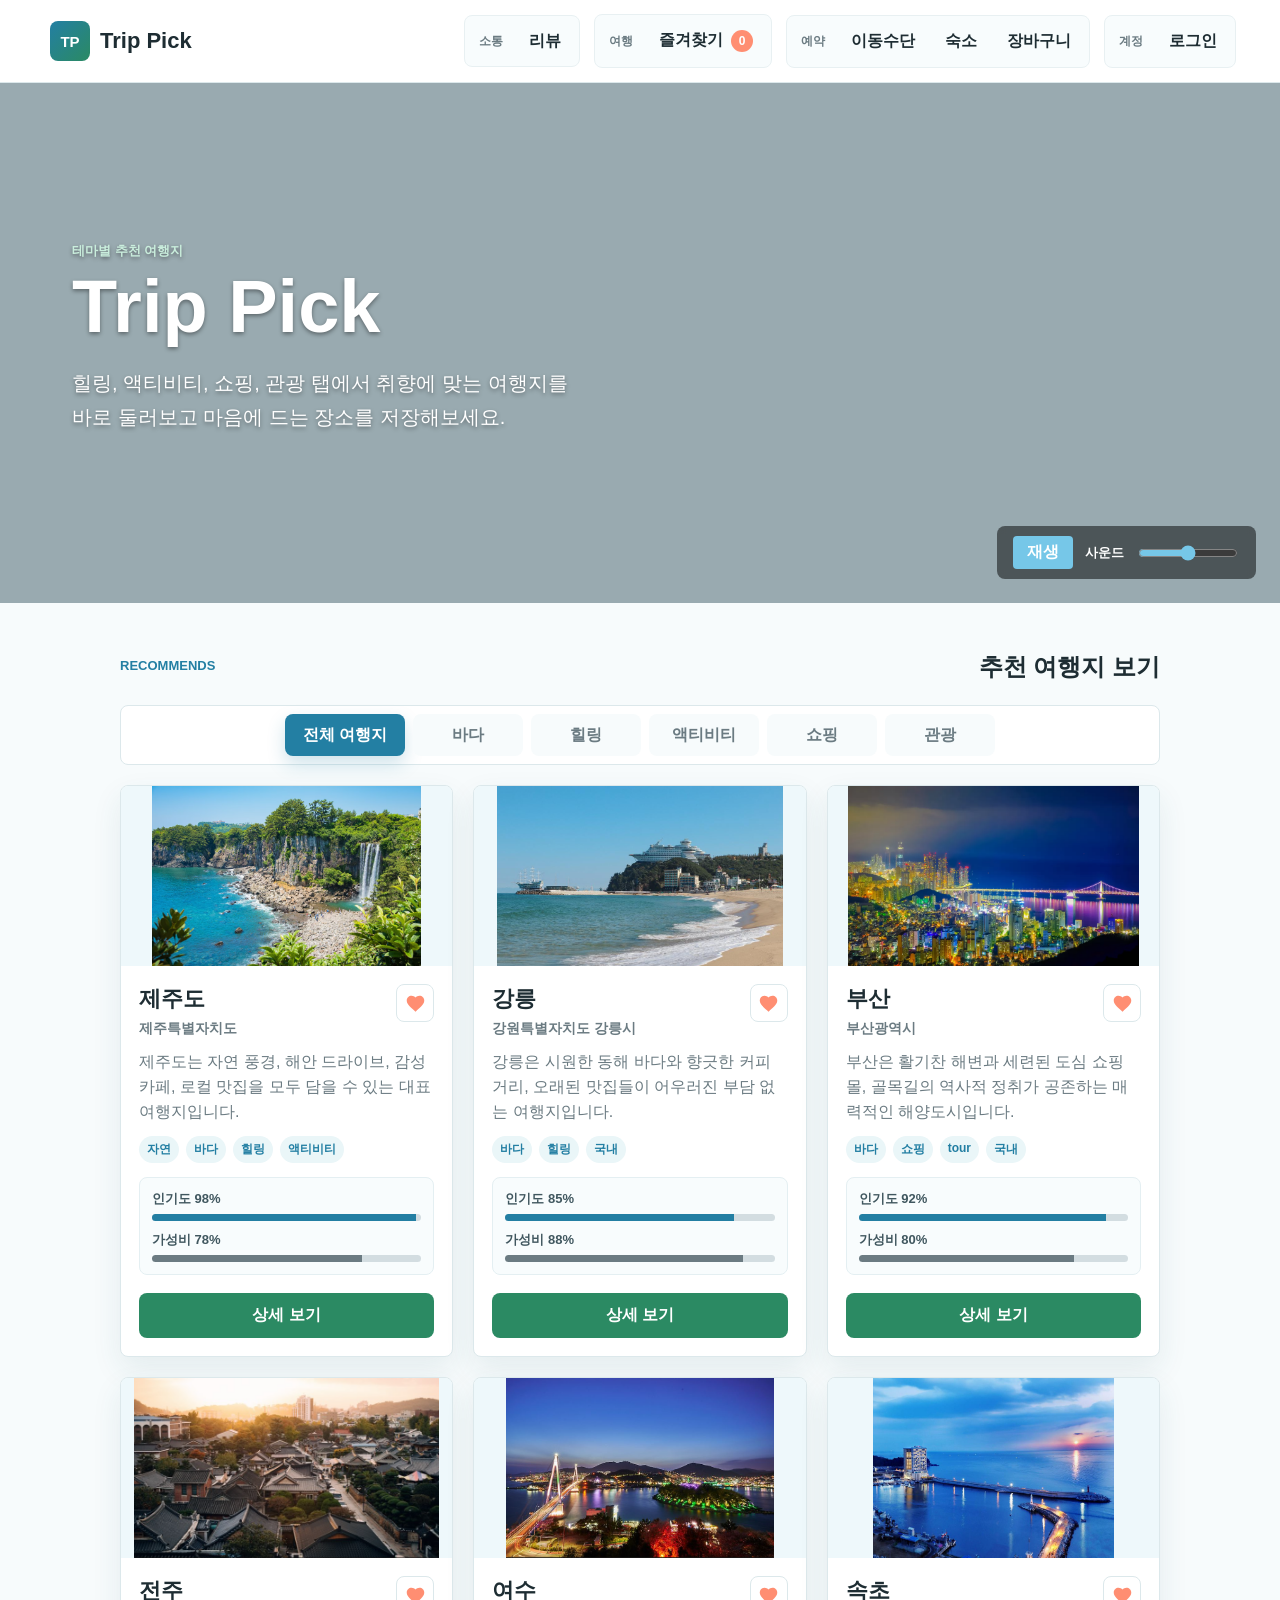
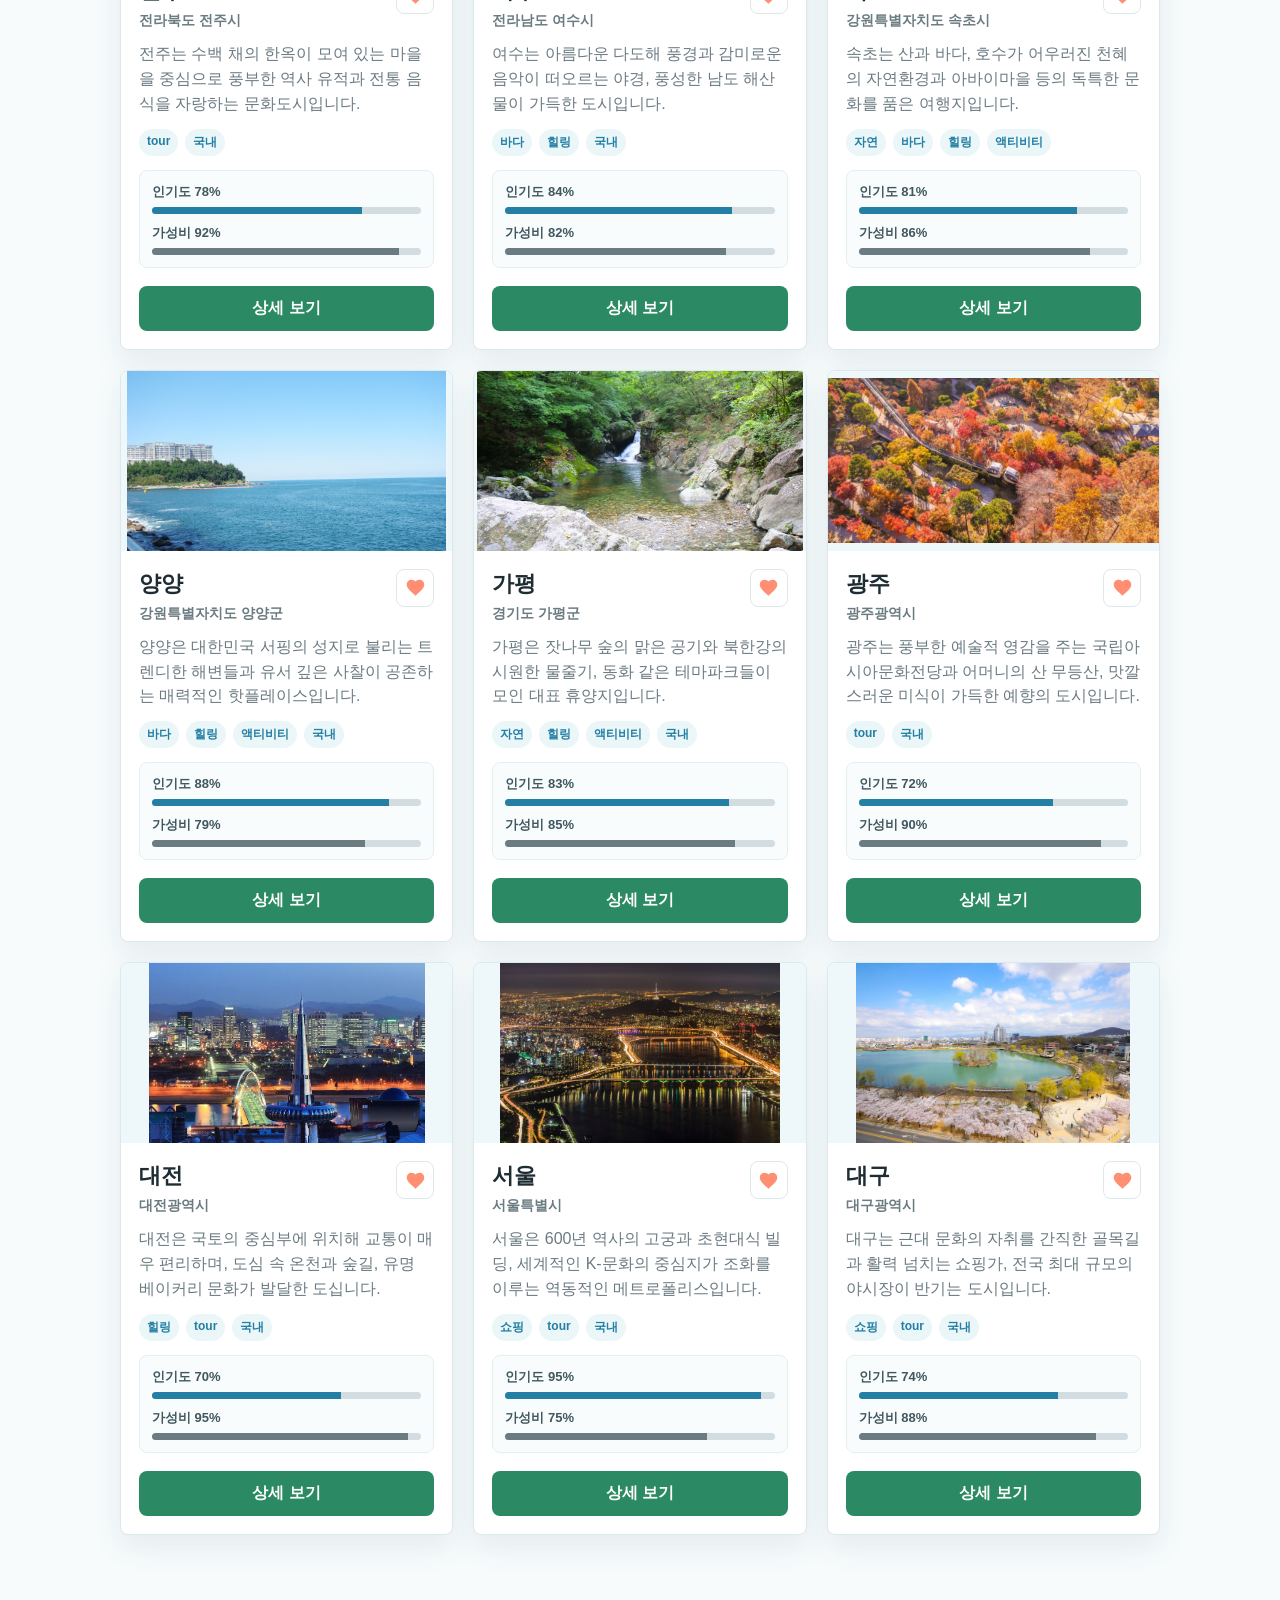
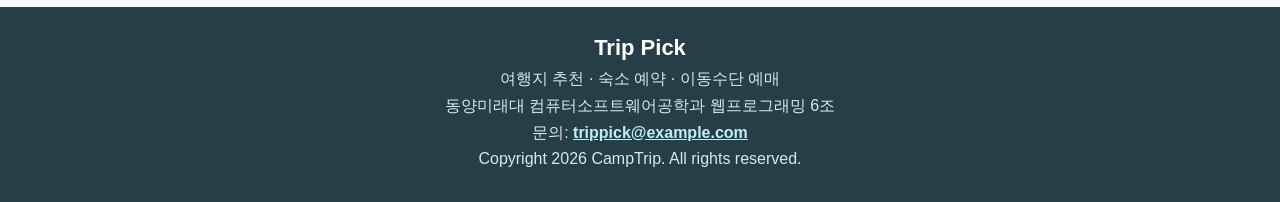
<file: index.html>
<!DOCTYPE html>
<html lang="ko">
<head>
  <meta charset="UTF-8">
  <meta name="viewport" content="width=device-width, initial-scale=1.0">
  <!-- 웹 브라우저 탭에 표시될 사이트의 제목입니다. -->
  <title>Trip Pick - 나에게 맞는 여행지 추천</title>
  <!-- 외부에 있는 CSS(스타일시트) 파일들을 불러와서 웹 페이지를 예쁘게 꾸밉니다. -->
  <link rel="stylesheet" href="css/base.css">
  <link rel="stylesheet" href="css/home.css">
  <link rel="stylesheet" href="css/destinations.css">
  <link rel="stylesheet" href="css/detail.css">
  <link rel="stylesheet" href="css/services.css">
</head>
<body>
  <!-- [상단 바] 웹사이트의 최상단에 고정되는 로고와 메뉴 영역입니다. -->
  <header class="topbar">
    <!-- 브랜드 로고 버튼: 클릭하면 메인(home) 화면으로 이동하도록 data-view 속성을 주었습니다. -->
    <button class="brand" type="button" data-view="home">
      <!-- 로고 앞에 붙는 작은 심볼/마크를 감싸는 태그입니다. -->
      <span class="brand-mark">TP</span>
      <!-- 서비스 이름입니다. -->
      <span>Trip Pick</span>
    </button>
    <!-- 네비게이션 메뉴: 사용자가 사이트를 탐색할 수 있는 메뉴 링크들의 모음입니다. -->
    <nav class="nav" aria-label="주요 메뉴">
      <!-- 소통 관련 메뉴 그룹입니다. -->
      <div class="nav-group">
        <span class="nav-title">소통</span>
        <!-- 다른 HTML 파일(리뷰 페이지)로 이동하는 링크(하이퍼링크) 태그입니다. -->
        <a class="nav-link-button" href="reviews.html">리뷰</a>
      </div>
      <!-- 여행 관련 메뉴 그룹입니다. -->
      <div class="nav-group">
        <span class="nav-title">여행</span>
        <!-- 즐겨찾기 화면으로 이동하는 버튼과 담긴 개수를 보여줄 숫자창입니다. -->
        <button type="button" data-view="favorites">즐겨찾기 <span id="favoriteCount">0</span></button>
      </div>
      <!-- 예약 관련 메뉴 그룹입니다. -->
      <div class="nav-group">
        <span class="nav-title">예약</span>
        <!-- 각각 이동수단, 숙소, 장바구니 화면으로 전환해주는 버튼들입니다. -->
        <button type="button" data-view="train">이동수단</button>
        <button type="button" data-view="hotel">숙소</button>
        <button type="button" data-view="payment">장바구니</button>
      </div>
      <!-- 계정 관련 메뉴 그룹입니다. -->
      <div class="nav-group account-group">
        <span class="nav-title">계정</span>
        <!-- 로그인 화면으로 이동하는 버튼입니다. -->
        <button class="login-nav-button" type="button" data-view="login">로그인</button>
      </div>
    </nav>
  </header>

  <!-- [메인 콘텐츠 영역] 사용자가 보는 실제 핵심 내용들이 들어갑니다. -->
  <main>
    <!-- 1. 홈(메인) 화면 레이아웃 (기본적으로 active 클래스가 붙어있어 가장 먼저 보입니다) -->
    <section id="homeView" class="view active">
      <!-- 대형 홍보 영역(히어로 섹션): 배경 동영상과 메인 타이틀 문구가 들어갑니다. -->
      <div class="hero">
        <!-- 자동 재생(autoplay), 반복 재생(loop), 소리 끔(muted) 상태로 돌아가는 배경 동영상입니다. -->
        <video class="hero-bg-video" autoplay loop muted playsinline>
          <source src="main_video_mp4.mp4" type="video/mp4">
        </video>

        <!-- 동영상 위에 겹쳐서 보여줄 멋진 안내 문구들입니다. -->
        <div class="hero-copy">
          <p class="eyebrow">테마별 추천 여행지</p>
          <h1>Trip Pick</h1>
          <p>힐링, 액티비티, 쇼핑, 관광 탭에서 취향에 맞는 여행지를 바로 둘러보고 마음에 드는 장소를 저장해보세요.</p>
        </div>

        <!-- 배경음악(BGM)을 끄고 켜거나 볼륨을 조절할 수 있는 컨트롤러 상자입니다. -->
        <div class="audio-control-panel">
          <!-- 반복 재생되는 오디오 파일 배경 태그입니다. -->
          <audio id="bgmAudio" loop>
            <source src="bgm.mp3.mp3" type="audio/mpeg">
          </audio>
          <!-- 음악을 틀고 멈출 재생 버튼입니다. -->
          <button id="audioPlayBtn" type="button">재생</button>
          <!-- 볼륨 조절 슬라이더(range 입력창)입니다. 최소 0, 최대 1, 0.1칸씩 조절 가능합니다. -->
          <label for="bgmVolume">사운드</label>
          <input id="bgmVolume" type="range" min="0" max="1" step="0.1" value="0.5">
        </div>
      </div>

      <!-- 추천 여행지 리스트를 카테고리별로 모아둔 섹션입니다. -->
      <section class="all-destinations-section">
        <div class="section-title">
          <p class="eyebrow">RECOMMENDS</p>
          <h2>추천 여행지 보기</h2>
        </div>

        <!-- CSS를 활용해 탭(Tab) 메뉴를 구현하기 위해 라디오 버튼들을 배치해 두었습니다. -->
        <div class="category-tabs-wrap">
          <!-- 같은 name("homeCategory")을 공유하므로 단 하나만 선택할 수 있습니다. -->
          <input class="category-radio" type="radio" name="homeCategory" id="tab-all" checked>
          <input class="category-radio" type="radio" name="homeCategory" id="tab-sea">
          <input class="category-radio" type="radio" name="homeCategory" id="tab-healing">
          <input class="category-radio" type="radio" name="homeCategory" id="tab-activity">
          <input class="category-radio" type="radio" name="homeCategory" id="tab-shopping">
          <input class="category-radio" type="radio" name="homeCategory" id="tab-tour">

          <!-- 화면에 깔끔하게 보여줄 카테고리 탭 버튼(라벨)들입니다. 클릭하면 위의 라디오 버튼이 체크됩니다. -->
          <nav class="category-tabs" aria-label="여행지 카테고리">
            <label for="tab-all">전체 여행지</label>
            <label for="tab-sea">바다</label>
            <label for="tab-healing">힐링</label>
            <label for="tab-activity">액티비티</label>
            <label for="tab-shopping">쇼핑</label>
            <label for="tab-tour">관광</label>
          </nav>

          <!-- 자바스크립트를 통해 각 카테고리에 맞는 여행지 카드들이 동적으로 들어갈 빈 상자 영역들입니다. -->
          <div class="tab-panels">
            <section class="tab-panel all-panel" data-category-panel="all"></section>
            <section class="tab-panel sea-panel" data-category-panel="sea"></section>
            <section class="tab-panel healing-panel" data-category-panel="healing"></section>
            <section class="tab-panel activity-panel" data-category-panel="activity"></section>
            <section class="tab-panel shopping-panel" data-category-panel="shopping"></section>
            <section class="tab-panel tour-panel" data-category-panel="tour"></section>
          </div>
        </div>
      </section>
    </section>

    <!-- 2. 여행지 상세 정보 화면 구역 -->
    <section id="detailView" class="view">
      <!-- 뒤로 가기 버튼입니다. -->
      <button class="back-button" type="button" data-view="home">← 첫 화면으로</button>
      <!-- 상세 내용(하단의 detailTemplate 내용)이 스크립트에 의해 주입될 빈 독립 문서(article) 영역입니다. -->
      <article id="detailContent" class="detail"></article>
    </section>

    <!-- 3. 즐겨찾기(찜) 목록 화면 구역 -->
    <section id="favoritesView" class="view">
      <div class="page-head">
        <div>
          <p class="eyebrow">Saved Places</p>
          <h1>즐겨찾기</h1>
        </div>
        <button class="secondary-button" type="button" data-view="home">전체 여행지 보기</button>
      </div>
      <!-- 사용자가 하트를 누른 여행지 카드가 그리드(격자) 형태로 이곳에 배치됩니다. -->
      <div id="favoriteList" class="card-grid"></div>
    </section>

    <!-- 4. 로그인 화면 구역 -->
    <section id="loginView" class="view service-view">
      <div class="page-head">
        <div>
          <p class="eyebrow">Member</p>
          <h1>로그인</h1>
        </div>
        <button class="secondary-button" type="button" data-view="home">메인으로</button>
      </div>

      <div class="member-layout account-layout">
        <!-- 사용자가 아이디/비번을 입력해 제출(submit)할 수 있는 폼 상자입니다. -->
        <form id="loginForm" class="form-panel account-card">
          <h2>Trip Pick 로그인</h2>

          <div class="input-list">
            <!-- 입력창과 텍스트 제목을 연결해 주는 label 태그입니다. -->
            <label>
              아이디
              <!-- 필수(required)로 입력해야 하는 일반 텍스트 입력창입니다. -->
              <input id="loginEmail" type="text" placeholder="아이디" required>
            </label>
            <label>
              비밀번호
              <!-- 글자가 땡땡땡(***)으로 가려지는 비밀번호 전용 입력창입니다. -->
              <input id="loginPassword" type="password" placeholder="비밀번호" required>
            </label>
          </div>

          <!-- 이 버튼을 누르면 form 안의 데이터가 전송되거나 확인 절차가 실행됩니다. -->
          <button class="primary-button account-button" type="submit">로그인</button>

          <div class="account-links">
            <!-- 회원가입 화면으로 전환시켜 주는 텍스트 디자인 버튼입니다. -->
            <button class="text-button" type="button" data-view="signup">회원가입</button>
          </div>
        </form>
      </div>
    </section>

    <!-- 5. 회원가입 화면 구역 -->
    <section id="signupView" class="view service-view">
      <div class="page-head">
        <div>
          <p class="eyebrow">Join</p>
          <h1>회원가입</h1>
        </div>
        <button class="secondary-button" type="button" data-view="login">로그인으로</button>
      </div>

      <div class="member-layout account-layout">
        <!-- 회원정보 입력을 위한 폼 구역입니다. -->
        <form id="signupForm" class="form-panel account-card">
          <h2>Trip Pick 회원가입</h2>

          <div class="input-list">
            <label>
              이름
              <input id="signupName" type="text" placeholder="홍길동" required>
            </label>
            <label>
              아이디
              <input type="text" placeholder="사용할 아이디" required>
            </label>
            <label>
              이메일
              <!-- 이메일 형식(@ 기호 포함)인지 브라우저가 알아서 검사해주는 이메일 전용 입력창입니다. -->
              <input id="signupEmail" type="email" placeholder="trip@example.com" required>
            </label>
            <label>
              비밀번호
              <input id="signupPassword" type="password" placeholder="8자 이상 입력" required>
            </label>
          </div>

          <button class="primary-button account-button" type="submit">가입하기</button>
          <div class="account-links">
            <button class="text-button" type="button" data-view="login">로그인으로 돌아가기</button>
          </div>
        </form>
      </div>
    </section>

    <!-- 6. 이동수단 예약 화면 구역 -->
    <section id="trainView" class="view service-view">
      <div class="page-head">
        <div>
          <p class="eyebrow">Transport Booking</p>
          <h1>이동수단 예약</h1>
        </div>
        <button class="secondary-button" type="button" data-view="payment">장바구니로</button>
      </div>

      <form id="trainForm" class="form-panel wide-panel">
        <div class="form-grid">
          <label>
            이동수단
            <!-- 드롭다운 선택 상자입니다. 여러 선택지 중 하나를 마우스로 골라 선택하게 합니다. -->
            <select id="transportType">
              <option value="train">기차</option>
              <option value="flight">비행기</option>
              <option value="car">렌트카</option>
            </select>
          </label>
          <label>
            출발지
            <select id="departureStation">
              <option>서울역</option>
              <option>강릉역</option>
              <option>부산역</option>
              <option>전주역</option>
              <option>여수엑스포역</option>
              <option>속초역</option>
              <option>양양역</option>
              <option>가평역</option>
              <option>대전역</option>
              <option>동대구역</option>
              <option>광주송정역</option>
            </select>
          </label>
          <label>
            도착지
            <select id="arrivalStation">
              <option>서울역</option>
              <option>강릉역</option>
              <option>부산역</option>
              <option>전주역</option>
              <option>여수엑스포역</option>
              <option>속초역</option>
              <option>양양역</option>
              <option>가평역</option>
              <option>대전역</option>
              <option>동대구역</option>
              <option>광주송정역</option>
            </select>
          </label>
          <label>
            출발일
            <!-- 작은 달력 창이 뜨면서 연, 월, 일을 편하게 고를 수 있게 해주는 날짜 전용 입력창입니다. -->
            <input id="trainDate" type="date">
          </label>
          <label id="passengerLabel">
            인원
            <select id="passengerCount">
              <option value="1">1명</option>
              <option value="2">2명</option>
              <option value="3">3명</option>
              <option value="4">4명</option>
            </select>
          </label>
        </div>

        <!-- 조건에 맞는 기차/차량 예약 옵션 결과 리스트들이 자바스크립트에 의해 들어올 빈 공간입니다. -->
        <div class="booking-list" id="trainOptions"></div>
      </form>
    </section>

    <!-- 7. 숙소 예약 화면 구역 -->
    <section id="hotelView" class="view service-view">
      <div class="page-head">
        <div>
          <p class="eyebrow">Stay Booking</p>
          <h1>숙소</h1>
        </div>
        <button class="secondary-button" type="button" data-view="payment">장바구니로</button>
      </div>

      <!-- 숙소를 필터링하고 정렬하는 조건 도구 모음 바(Toolbar) 영역입니다. -->
      <div class="toolbar stay-toolbar">
        <label>
          여행지
          <select id="hotelDestination">
            <option value="">전체</option>
            <option value="강릉">강릉</option>
            <option value="부산">부산</option>
            <option value="제주도">제주도</option>
            <option value="전주">전주</option>
            <option value="여수">여수</option>
            <option value="속초">속초</option>
            <option value="양양">양양</option>
            <option value="가평">가평</option>
            <option value="서울">서울</option>
            <option value="대전">대전</option>
            <option value="대구">대구</option>
            <option value="광주">광주</option>
          </select>
        </label>
        <label>
          체크인
          <input id="checkinDate" type="date">
        </label>
        <label>
          체크아웃
          <input id="checkoutDate" type="date">
        </label>
        <label>
          숙박
          <!-- 사용자가 임의로 글자를 수정할 수 없고 오직 읽기만 가능한(readonly) 안내창입니다. -->
          <input id="nightCount" type="text" value="1박" readonly>
        </label>
        <label>
          정렬
          <select id="hotelSort">
            <option value="recommend">추천순</option>
            <option value="price">가격 낮은순</option>
            <option value="rating">평점 높은순</option>
          </select>
        </label>
      </div>

      <!-- 조건에 맞춰 필터링 된 호텔 카드 목록이 동적으로 배치될 그리드 박스입니다. -->
      <div id="hotelList" class="hotel-grid"></div>
    </section>

    <!-- 8. 장바구니 화면 구역 -->
    <section id="paymentView" class="view service-view">
      <div class="page-head">
        <div>
          <p class="eyebrow">Cart</p>
          <h1>장바구니</h1>
        </div>
        <button class="secondary-button" type="button" data-view="home">처음으로</button>
      </div>

      <div class="payment-layout">
        <!-- 메인 흐름 외에 우측이나 좌측의 사이드바/요약창을 만들 때 사용하는 사이드 정보(aside) 태그입니다. -->
        <aside class="payment-summary">
          <h2>장바구니 요약</h2>
          <!-- 현재 담은 선택 상품 리스트가 자바스크립트로 표현될 곳입니다. -->
          <div id="bookingSummary"></div>
          <div class="total-row">
            <span>총 금액</span>
            <!-- 금액 글씨를 굵고 중요하게 강조하여 보여주는 strong 태그입니다. -->
            <strong id="totalPrice">0원</strong>
          </div>
        </aside>
      </div>

      <div class="cart-actions">
        <button class="primary-button checkout-button" type="button" data-view="checkout">결제하기</button>
      </div>
    </section>

    <!-- 9. 최종 결제 화면 구역 -->
    <section id="checkoutView" class="view service-view">
      <div class="page-head">
        <div>
          <p class="eyebrow">Payment</p>
          <h1>결제</h1>
        </div>
        <button class="secondary-button" type="button" data-view="payment">장바구니로</button>
      </div>

      <div class="payment-layout">
        <aside class="payment-summary">
          <h2>결제 요약</h2>
          <div id="checkoutSummary"></div>
          <div class="total-row checkout-total-row">
            <span>결제 금액</span>
            <strong id="checkoutTotalPrice">0원</strong>
          </div>
        </aside>
        
        <!-- 주문자의 개인 정보와 결제 방식을 입력받는 최종 서류(Form) 양식입니다. -->
        <form id="paymentForm" class="form-panel">
          <h2>주문자 정보</h2>
          <label>
            예약자 이름
            <input id="payerName" type="text" placeholder="홍길동" required>
          </label>
          <label>
            연락처
            <!-- 전화번호(tel) 양식창이며, 정규표현식(pattern) 기능을 빌려 010-0000-0000 형식만 입력되도록 강제합니다. -->
            <input id="payerPhone" type="tel" placeholder="010-0000-0000" pattern="010-[0-9]{4}-[0-9]{4}" maxlength="13" required>
          </label>
          
          <!-- fieldset: 폼 안에서 연관된 입력 항목들을 하나의 사각형 그룹으로 예쁘게 묶어주는 태그입니다. -->
          <fieldset class="payment-method-fieldset">
            <!-- legend: fieldset으로 묶은 입력 그룹의 대표 제목을 붙여주는 태그입니다. -->
            <legend>결제 수단 선택</legend>
            <label>
              <!-- radio: 동일한 name 속성을 가진 단추 중 단 하나만 동그라미 체크할 수 있는 라디오 버튼입니다. -->
              <input type="radio" name="payment" value="카드 결제" required>
              카드 결제
            </label>
            <label>
              <input type="radio" name="payment" value="간편 결제">
              간편 결제
            </label>
            <label>
              <input type="radio" name="payment" value="무통장 입금">
              무통장 입금
            </label>
          </fieldset>
          <button class="primary-button" type="submit">주문하기</button>
          <!-- 하단에 상태 메시지를 실시간으로 띄워줄 알림 문단입니다. -->
          <p id="paymentMessage" class="status-message">이동수단이나 숙소를 선택하면 장바구니 요약에 표시됩니다.</p>
        </form>
      </div>
    </section>
  </main>

  <!-- [템플릿 구역] 당장 화면에 출력되지는 않지만, 자바스크립트가 구조를 복사해 새 항목을 찍어낼 때 쓰는 '양식 틀'입니다. -->
  
  <!-- 여행지 상세 페이지를 채울 전체 템플릿 양식입니다. -->
  <template id="detailTemplate">
    <div class="detail-hero">
      <!-- 이미지를 표시하는 태그입니다. 자바스크립트가 데이터를 채워 넣을 수 있게 data-field를 가지고 있습니다. -->
      <img data-field="image" src="" alt="">
      <div class="detail-main">
        <div class="detail-title-row">
          <div>
            <p class="eyebrow">Destination Detail</p>
            <!-- 대제목: 여행지의 이름이 대문짝만하게 찍힐 타이틀입니다. -->
            <h1 data-field="name"></h1>
            <p class="detail-intro" data-field="intro"></p>
          </div>
          <!-- 찜하기(하트) 기능을 수행할 버튼입니다. -->
          <button class="favorite-button" type="button" data-field="favoriteButton">♥</button>
        </div>
        <div class="tags" data-field="tags"></div>
        
        <!-- 격자 구조로 가이드 박스 7개를 알차게 배치하는 인포메이션 공간입니다. -->
        <div class="info-grid">
          <!-- 각각의 개별 정보 테마를 의미론적으로 분리한 소구역(section) 태그들입니다. -->
          <section class="info-box">
            <h3>추천 코스</h3>
            <p data-field="course"></p>
          </section>
          <section class="info-box">
            <h3>맛집/카페</h3>
            <p data-field="food"></p>
          </section>
          <section class="info-box">
            <h3>교통 정보</h3>
            <p data-field="transport"></p>
          </section>
          <section class="info-box">
            <h3>지도 또는 위치 정보</h3>
            <p data-field="location"></p>
          </section>
          <section class="info-box">
            <h3>예상 경비</h3>
            <p data-field="cost"></p>
          </section>
          <section class="info-box">
            <h3>방문하기 좋은 계절</h3>
            <p data-field="season"></p>
          </section>
          <section class="info-box">
            <h3>주의사항 또는 팁</h3>
            <p data-field="tips"></p>
          </section>
        </div>
        
        <!-- 클릭하면 숨겨진 내용이 주르륵 열리는 아코디언 메뉴 존입니다. -->
        <div class="detail-accordion">
          <!-- details: 자체적으로 접고 펼치는 인터랙티브 기능을 수행하는 토글 태그입니다. -->
          <details class="detail-panel">
            <!-- summary: details 태그가 닫혀있을 때 겉으로 드러나는 대표 요약 제목 문구입니다. -->
            <summary>1일차 / 2일차 / 3일차 추천 코스</summary>
            <!-- 이 내부에 상세 테이블 일정표들이 차곡차곡 쌓이게 됩니다. -->
            <div class="itinerary-stack" data-field="itinerary"></div>
          </details>
          <details class="detail-panel">
            <summary>여행 준비물 체크리스트</summary>
            <!-- 순서가 따로 없는 목록(ul) 태그로, 이 안에 체크리스트 항목이 들어옵니다. -->
            <ul class="packing-checklist" data-field="packing"></ul>
          </details>
        </div>
        
        <!-- 추천 주변 관광지를 카드 형태로 모아 보여줄 탭 섹션입니다. -->
        <section class="detail-attraction-tab">
          <div class="detail-tab-head">
            <span>추천 관광지</span>
          </div>
          <div class="detail-attraction-list" data-field="attractions"></div>
        </section>
        
        <!-- 추천 주변 숙소를 카드 형태로 모아 보여줄 탭 섹션입니다. -->
        <section class="detail-hotel-tab">
          <div class="detail-tab-head">
            <span>추천 숙소</span>
          </div>
          <div class="detail-hotel-list" data-field="hotels"></div>
        </section>
      </div>
    </div>
  </template>

  <!-- 일정표를 담을 표(Table) 기본 틀 템플릿입니다. -->
  <template id="itineraryTableTemplate">
    <table class="itinerary-table">
      <!-- 표 바로 위에 표의 핵심 제목이나 부연 설명을 달아두는 캡션 태그입니다. -->
      <caption></caption>
      <!-- 표의 최상단 제목 행들을 모아서 선언해 주는 헤더 구역입니다. -->
      <thead>
        <!-- tr: 한 줄(Row, 행)을 생성합니다. -->
        <tr>
          <!-- th: 열의 제목이 되는 칸(셀)을 만듭니다. scope="col"은 아래 세로 방향 데이터들의 대리인임을 뜻합니다. -->
          <th scope="col">시간</th>
          <th scope="col">장소</th>
          <th scope="col">활동</th>
          <th scope="col">예상 비용</th>
        </tr>
      </thead>
      <!-- 표의 실제 본문 내용 데이터 행들이 주입되어 채워지는 본체 구역입니다. -->
      <tbody></tbody>
    </table>
  </template>

  <!-- 일정표 내부의 실질적인 데이터 한 줄(Row) 모양의 템플릿입니다. -->
  <template id="itineraryRowTemplate">
    <tr>
      <!-- td: 일반적인 정보 데이터가 들어가는 알맹이 칸(셀)들입니다. -->
      <td data-field="time"></td>
      <td data-field="place"></td>
      <td data-field="activity"></td>
      <td data-field="price"></td>
    </tr>.
  </template>

  <!-- 준비물 체크리스트 항목 하나하나의 모양을 정의한 템플릿입니다. -->
  <template id="packingItemTemplate">
    <!-- li: 리스트(ul) 구조 내부에 들어갈 개별 항목 요소입니다. -->
    <li>
      <label>
        <!-- 체크 표시를 껐다 켰다 할 수 있는 네모난 체크박스(checkbox) 창입니다. -->
        <input type="checkbox">
        <!-- 준비물 이름 텍스트가 인쇄될 자리입니다. -->
        <span></span>
      </label>
    </li>
  </template>

  <!-- [푸터] 웹 사이트 하단에 상시 노출되는 고정 안내창 구역입니다. -->
  <footer class="site-footer">
    <!-- 서비스 이름을 진하고 강력하게 강조합니다. -->
    <strong>Trip Pick</strong>
    <p>여행지 추천 · 숙소 예약 · 이동수단 예매</p>
    <!-- 사이트를 개발한 소속 그룹 안내 문단입니다. -->
    <p>동양미래대 컴퓨터소프트웨어공학과 웹프로그래밍 6조</p>
    <!-- mailto 프로토콜 링크를 걸어, 누르면 지정된 메일 주소로 편지를 쓸 수 있게 앱을 연동합니다. -->
    <p>문의: <a href="mailto:trippick@example.com">trippick@example.com</a></p>
    <!-- 사이트 저작권 소유 명시 문단입니다. -->
    <p>Copyright 2026 CampTrip. All rights reserved.</p>
  </footer>
  
  <!-- 사이트에 동적인 기능과 데이터 연동을 담당하는 외부 자바스크립트(JS) 파일들을 연이어 장착합니다. -->
  <script src="js/data.js"></script>
  <script src="js/app-state.js"></script>
  <script src="js/destination-cards.js"></script>
  <script src="js/booking.js"></script>
  <script src="js/detail.js"></script>
  <script src="js/events.js"></script>
  <!-- 앞선 모든 자바스크립트 설정을 마친 후 최종적으로 사이트를 구동하고 첫 단추를 꿰는 실행 파일입니다. -->
  <script src="js/init.js"></script>
</body>
</html>
</file>
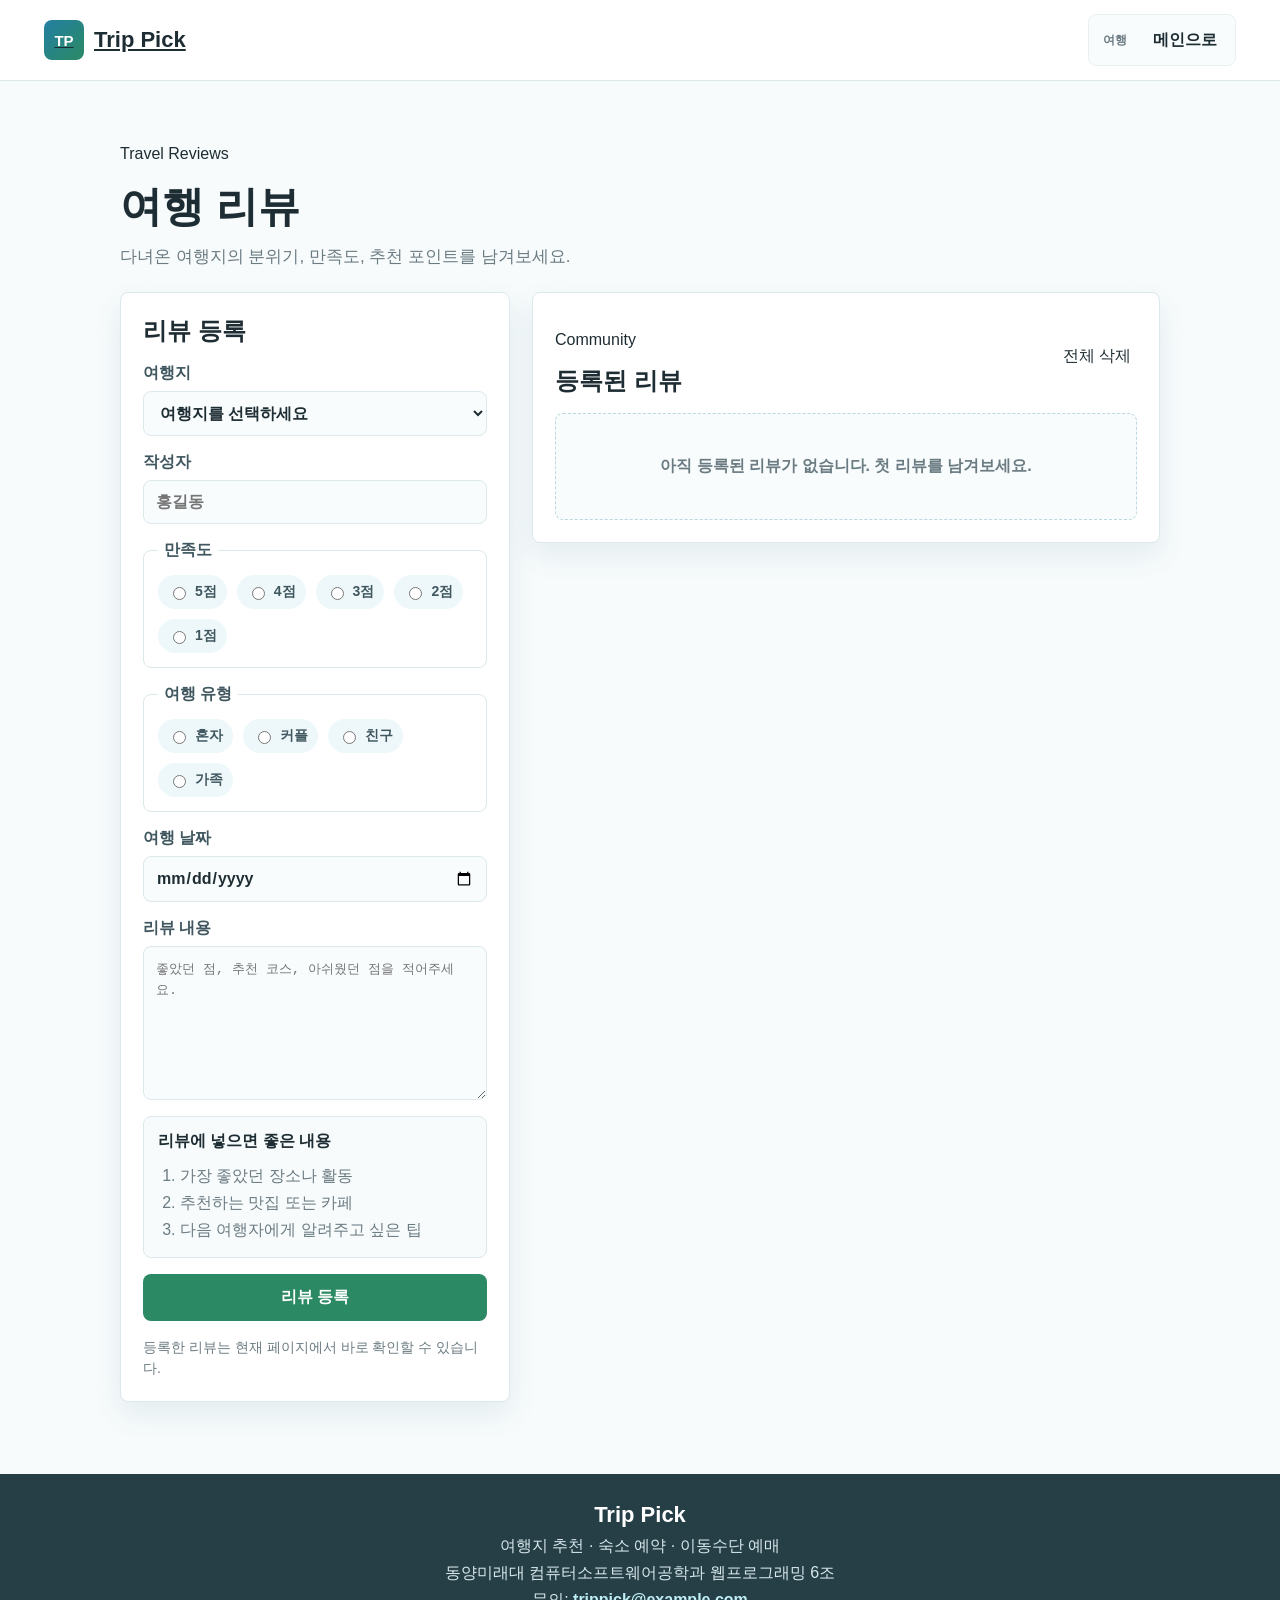
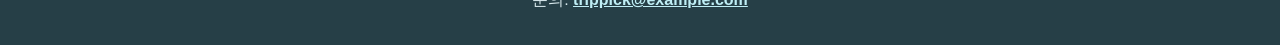
<file: reviews.html>
<!DOCTYPE html>
<html lang="ko">
<head>
  <meta charset="UTF-8">
  <meta name="viewport" content="width=device-width, initial-scale=1.0">
  <!-- 웹 브라우저 탭에 표시될 사이트의 제목입니다. -->
  <title>Trip Pick - 여행 리뷰</title>
  <!-- 외부에 있는 CSS(스타일시트) 파일들을 불러와서 웹 페이지를 예쁘게 꾸밉니다. -->
  <link rel="stylesheet" href="css/base.css">
  <link rel="stylesheet" href="css/reviews.css">
</head>
<body>
  <!-- [상단 바] 웹사이트의 최상단에 고정되는 로고와 메뉴 영역입니다. -->
  <header class="topbar">
    <!-- 브랜드 로고 링크: 클릭하면 첫 페이지인 index.html로 이동하도록 설정한 하이퍼링크 태그입니다. -->
    <a class="brand" href="index.html">
      <!-- 로고 앞에 붙는 작은 심볼/마크를 감싸는 태그입니다. -->
      <span class="brand-mark">TP</span>
      <!-- 서비스 이름입니다. -->
      <span>Trip Pick</span>
    </a>
    <!-- 네비게이션 메뉴: 사용자가 사이트를 탐색할 수 있는 메뉴 링크들을 모아두는 태그입니다. -->
    <nav class="nav" aria-label="주요 메뉴">
      <!-- 여행 관련 메뉴 그룹입니다. -->
      <div class="nav-group">
        <span class="nav-title">여행</span>
        <!-- 메인 화면(index.html)으로 돌아가게 해주는 버튼 스타일의 링크입니다. -->
        <a class="nav-link-button" href="index.html">메인으로</a>
      </div>
    </nav>
  </header>

  <!-- [리뷰 페이지 본문] 리뷰 작성 양식과 등록된 목록이 들어가는 메인 영역입니다. -->
  <main class="review-page">
    <!-- 리뷰 페이지의 제목과 간단한 설명을 담은 상단 머리말 섹션입니다. -->
    <section class="review-head">
      <p class="eyebrow">Travel Reviews</p>
      <h1>여행 리뷰</h1>
      <p>다녀온 여행지의 분위기, 만족도, 추천 포인트를 남겨보세요.</p>
    </section>

    <!-- 리뷰 입력 폼과 리뷰 목록을 나란히 배치하기 위한 레이아웃 구역입니다. -->
    <section class="review-layout">
      <!-- 사용자가 작성한 리뷰 데이터를 제출(submit)할 수 있는 폼 상자입니다. -->
      <form id="reviewForm" class="review-form">
        <h2>리뷰 등록</h2>

        <!-- 입력창과 텍스트 제목을 연결해 주는 label 태그입니다. -->
        <label>
          여행지
          <!-- 드롭다운 선택 상자입니다. 목록에서 다녀온 여행지 중 하나를 꼭 골라야 합니다(required). -->
          <select id="reviewDestination" required>
            <option value="">여행지를 선택하세요</option>
            <option value="제주도">제주도</option>
            <option value="강릉">강릉</option>
            <option value="부산">부산</option>
            <option value="전주">전주</option>
            <option value="여수">여수</option>
            <option value="속초">속초</option>
            <option value="양양">양양</option>
            <option value="가평">가평</option>
            <option value="서울">서울</option>
            <option value="대전">대전</option>
            <option value="대구">대구</option>
            <option value="광주">광주</option>
          </select>
        </label>

        <label>
          작성자
          <!-- 이름을 적는 필수 일반 텍스트 입력창입니다. -->
          <input id="reviewName" type="text" placeholder="홍길동" required>
        </label>

        <!-- fieldset: 만족도 점수(1점~5점) 라디오 버튼들을 하나의 그룹으로 예쁘게 묶어줍니다. -->
        <fieldset class="rating-fieldset">
          <!-- legend: 만족도 그룹의 대표 제목을 붙여줍니다. -->
          <legend>만족도</legend>
          <!-- radio: 똑같은 name("rating")을 공유하므로 5개 중 단 하나만 동그라미 체크할 수 있습니다. -->
          <label><input type="radio" name="rating" value="5" required> 5점</label>
          <label><input type="radio" name="rating" value="4"> 4점</label>
          <label><input type="radio" name="rating" value="3"> 3점</label>
          <label><input type="radio" name="rating" value="2"> 2점</label>
          <label><input type="radio" name="rating" value="1"> 1점</label>
        </fieldset>

        <!-- 여행 유형(혼자, 커플, 친구, 가족) 라디오 버튼들을 하나의 그룹으로 묶어줍니다. -->
        <fieldset class="travel-type-fieldset">
          <legend>여행 유형</legend>
          <!-- 똑같은 name("travelType")을 공유하므로 4개 중 단 하나만 동그라미 체크할 수 있습니다. -->
          <label><input type="radio" name="travelType" value="혼자" required> 혼자</label>
          <label><input type="radio" name="travelType" value="커플"> 커플</label>
          <label><input type="radio" name="travelType" value="친구"> 친구</label>
          <label><input type="radio" name="travelType" value="가족"> 가족</label>
        </fieldset>

        <label class="review-date-label">
          여행 날짜
          <!-- 작은 달력 창이 떠서 다녀온 날짜를 쉽게 고를 수 있게 해주는 날짜 전용 입력창입니다. -->
          <input id="reviewDate" type="date" required>
        </label>

        <label>
          리뷰 내용
          <!-- 여러 줄의 긴 글을 입력받을 수 있는 커다란 텍스트 입력 상자입니다. 높이를 6줄(rows="6") 크기로 맞췄습니다. -->
          <textarea id="reviewContent" rows="6" placeholder="좋았던 점, 추천 코스, 아쉬웠던 점을 적어주세요." required></textarea>
        </label>

        <!-- 리뷰를 쓸 때 힌트를 주는 안내용 소구역(section)입니다. 웹 접근성을 위해 aria-label 제목을 달았습니다. -->
        <section class="review-guide" aria-label="리뷰 작성 안내">
          <h3>리뷰에 넣으면 좋은 내용</h3>
          <!-- 순서가 있는 리스트(ol) 태그입니다. 자동으로 앞에 1, 2, 3 번호가 붙습니다. -->
          <ol>
            <!-- li: 리스트 안의 개별 항목(원소)입니다. -->
            <li>가장 좋았던 장소나 활동</li>
            <li>추천하는 맛집 또는 카페</li>
            <li>다음 여행자에게 알려주고 싶은 팁</li>
          </ol>
        </section>

        <!-- 이 버튼을 누르면 form 안에 입력한 모든 내용이 등록 프로세스로 전송(submit)됩니다. -->
        <button class="primary-button review-submit-button" type="submit">리뷰 등록</button>
        <!-- 리뷰 등록 상태를 안내해 줄 알림 문단입니다. -->
        <p id="reviewMessage" class="review-message">등록한 리뷰는 현재 페이지에서 바로 확인할 수 있습니다.</p>
      </form>

      <!-- 다른 사람들이 등록한 리뷰 목록을 보여주는 리스트 섹션 영역입니다. -->
      <section class="review-list-section">
        <!-- 목록의 타이틀과 전체 삭제 버튼을 나란히 배치한 상단 머리 영역입니다. -->
        <div class="review-list-head">
          <div>
            <p class="eyebrow">Community</p>
            <h2>등록된 리뷰</h2>
          </div>
          <!-- 누르면 누적된 리뷰를 전부 지울 수 있도록 만든 기능성 일반 버튼입니다. -->
          <button id="clearReviews" class="secondary-button" type="button">전체 삭제</button>
        </div>

        <!-- 순서가 없는 목록(ul) 태그입니다. 자바스크립트가 이 내부에 작성된 리뷰 카드를 li 태그 형태로 동적 주입합니다. -->
        <ul id="reviewList" class="review-list"></ul>
      </section>
    </section>
  </main>

  <!-- [푸터] 웹 사이트 맨 아래에 항상 들어가는 고정 정보 창 구역입니다. -->
  <footer class="site-footer">
    <!-- 서비스 이름을 두껍고 중요하게 강조하여 보여줍니다. -->
    <strong>Trip Pick</strong>
    <p>여행지 추천 · 숙소 예약 · 이동수단 예매</p>
    <!-- 사이트를 개발한 소속 조 명시 문단입니다. -->
    <p>동양미래대 컴퓨터소프트웨어공학과 웹프로그래밍 6조</p>
    <!-- mailto: 링크를 걸어 누르면 자동으로 사용자 컴퓨터의 메일 작성 앱이 실행되도록 연결해 줍니다. -->
    <p>문의: <a href="mailto:trippick@example.com">trippick@example.com</a></p>
  </footer>

  <!-- 리뷰 등록, 삭제, 리스트업 등의 동적 기능을 총괄하여 작동시키는 전용 자바스크립트(JS) 파일입니다. -->
  <script src="js/reviews.js"></script>
</body>
</html>
</file>
<file: css/base.css>
﻿:root {
  /* 사이트 전체에서 반복 사용하는 색상과 그림자 값을 변수로 모아둔 영역입니다.
     다른 CSS 파일들은 이 변수들을 불러와 같은 색감과 분위기를 유지합니다. */
  --sky: #76c7e8;
  --sky-dark: #237fa3;
  --mint: #c9eddc;
  --leaf: #2b8a63;
  --ink: #1e2d33;
  --muted: #6b7b82;
  --line: #dce8eb;
  --paper: #ffffff;
  --soft: #f4fbf8;
  --sun: #ffcb6b;
  --coral: #ff8e72;
  --shadow: 0 18px 40px rgba(25, 74, 88, 0.14);
}

* {
  /* padding과 border가 요소의 실제 크기에 포함되게 해서 레이아웃 계산을 쉽게 만듭니다. */
  box-sizing: border-box;
}

body {
  /* 모든 페이지가 공유하는 기본 글꼴, 배경색, 최소 너비를 지정합니다. */
  margin: 0;
  min-width: 1100px;
  color: var(--ink);
  font-family: "Noto Sans KR", "Malgun Gothic", Arial, sans-serif;
  background: #f7fbfc;
}

/* 페이지 맨 아래 팀 프로젝트 정보를 footer 태그로 표시합니다. */
.site-footer {
  padding: 28px 20px;
  color: #d7e8ec;
  background: #263f47;
  text-align: center;
}

.site-footer strong {
  display: block;
  margin-bottom: 8px;
  color: white;
  font-size: 22px;
}

.site-footer p {
  margin: 6px 0;
}

.site-footer a {
  color: #bfeef5;
  font-weight: 800;
}

button,
input,
select {
  /* 버튼과 입력창도 body와 같은 글꼴을 사용하게 맞춥니다. */
  font: inherit;
}

button {
  cursor: pointer;
}

.topbar {
  /* 페이지 상단에 고정되는 공통 네비게이션 바입니다. */
  position: sticky;
  top: 0;
  z-index: 10;
  display: flex;
  justify-content: space-between;
  align-items: center;
  gap: 28px;
  padding: 14px 44px;
  background: rgba(255, 255, 255, 0.92);
  border-bottom: 1px solid var(--line);
  backdrop-filter: blur(14px);
}

.brand,
.nav button,
.nav-link-button,
.ghost-button,
.secondary-button,
.back-button {
  /* 링크처럼 보이는 버튼들의 기본 테두리와 배경을 제거합니다. */
  border: 0;
  background: transparent;
  color: var(--ink);
}

.brand {
  /* Trip Pick 로고 영역입니다. 버튼 또는 링크가 같은 모양으로 보이게 합니다. */
  display: flex;
  align-items: center;
  gap: 10px;
  flex: 0 0 auto;
  font-size: 22px;
  font-weight: 800;
}

.brand-mark {
  /* TP 글자를 담는 작은 그라데이션 로고 박스입니다. */
  display: grid;
  place-items: center;
  width: 40px;
  height: 40px;
  border-radius: 8px;
  color: white;
  background: linear-gradient(135deg, var(--sky-dark), var(--leaf));
  font-size: 15px;
  letter-spacing: 0;
}

.nav {
  /* 상단 메뉴 그룹들을 오른쪽으로 정렬하는 컨테이너입니다. */
  display: flex;
  justify-content: flex-end;
  align-items: center;
  gap: 14px;
  width: 100%;
}

.nav-group {
  /* 메뉴를 '소통/여행/예약/계정'처럼 작은 그룹 단위로 묶어 보여줍니다. */
  display: flex;
  align-items: center;
  gap: 6px;
  padding: 6px;
  border: 1px solid #e8f0f2;
  border-radius: 8px;
  background: #f8fcfd;
}

.nav-title {
  padding: 0 8px;
  color: var(--muted);
  font-size: 12px;
  font-weight: 800;
}

.nav button {
  padding: 9px 12px;
  border-radius: 8px;
  font-weight: 700;
  white-space: nowrap;
}

.nav-link-button {
  display: inline-flex;
  align-items: center;
  min-height: 38px;
  padding: 0 12px;
  border-radius: 8px;
  font-weight: 700;
  text-decoration: none;
  white-space: nowrap;
}

.nav button:hover,
.nav-link-button:hover,
.ghost-button:hover,
.back-button:hover {
  background: #eaf6f8;
}

.login-nav-button {
  color: white;
  background: var(--sky-dark);
}

.login-nav-button:hover {
  background: var(--leaf);
}

.nav button span {
  /* 즐겨찾기 개수처럼 버튼 안에 들어가는 작은 숫자 배지입니다. */
  display: inline-grid;
  place-items: center;
  min-width: 22px;
  height: 22px;
  margin-left: 4px;
  color: white;
  background: var(--coral);
  border-radius: 999px;
  font-size: 12px;
}

.view {
  /* SPA처럼 한 HTML 안에서 여러 화면을 숨겼다가 보여주기 위한 기본 상태입니다. */
  display: none;
}

.view.active {
  /* 현재 선택된 화면만 active 클래스로 보이게 합니다. */
  display: block;
}

.travel-card,
.option-card,
.hotel-card,
.detail-hotel-card,
.detail-attraction-card,
.info-box,
.summary-item {
  /* 카드류 요소가 hover될 때 부드럽게 움직이도록 공통 전환 효과를 줍니다. */
  transition: transform 0.18s ease, box-shadow 0.18s ease, border-color 0.18s ease;
  transform-origin: center;
}

.travel-card:hover,
.option-card:hover,
.hotel-card:hover,
.detail-hotel-card:hover,
.detail-attraction-card:hover,
.info-box:hover,
.summary-item:hover {
  transform: scale(1.02);
  box-shadow: 0 16px 34px rgba(25, 74, 88, 0.16);
}
</file>
<file: css/home.css>
﻿.hero {
  /* 메인 첫 화면의 큰 영상 배너 영역입니다. 내부 텍스트와 오디오 컨트롤을 영상 위에 겹쳐 배치합니다. */
  position: relative;
  display: flex;
  align-items: center;
  min-height: 520px;
  padding: 76px 72px 86px;
  overflow: hidden;
  background: rgba(11, 48, 61, 0.4); 
}

.hero-bg-video {
  /* 배경 영상이 hero 전체를 꽉 채우도록 절대 위치로 깔아둡니다. */
  position: absolute;
  top: 50%;
  left: 50%;
  width: 100%;
  height: 100%;
  transform: translate(-50%, -50%);
  object-fit: cover;
  z-index: 1;
  pointer-events: none;
}

.hero-copy {
  /* 영상 위에 올라가는 제목/설명 문구입니다. z-index로 영상보다 앞에 보이게 합니다. */
  position: relative;
  z-index: 2;
  align-self: center;
  max-width: 620px;
  color: white;
  text-shadow: 0 2px 4px rgba(0,0,0,0.4);
}
.audio-control-panel {
  /* 배경음악 재생 버튼과 볼륨 슬라이더를 담는 작은 컨트롤 패널입니다. */
  position: absolute;
  bottom: 24px;
  right: 24px;
  z-index: 3;
  display: flex;
  align-items: center;
  gap: 12px;
  padding: 10px 16px;
  background: rgba(0, 0, 0, 0.5);
  border-radius: 8px;
  color: white;
  backdrop-filter: blur(4px);
}

.audio-control-panel button {
  padding: 6px 14px;
  border: none;
  border-radius: 4px;
  background-color: var(--sky);
  color: white;
  font-weight: 800;
  cursor: pointer;
  transition: background-color 0.2s;
}

.audio-control-panel button:hover {
  background-color: var(--sky-dark);
}

.audio-control-panel label {
  font-size: 13px;
  font-weight: 800;
}

.audio-control-panel input[type="range"] {
  width: 100px;
  accent-color: var(--sky);
  cursor: pointer;
}
.eyebrow {
  /* 섹션 위에 붙는 작은 영문/보조 제목 스타일입니다. */
  margin: 0 0 10px;
  color: var(--sky-dark);
  font-size: 13px;
  font-weight: 800;
  letter-spacing: 0;
  text-transform: uppercase;
}

.hero .eyebrow {
  color: var(--mint);
}

.hero-copy h1 {
  margin: 0;
  font-size: 74px;
  line-height: 1;
}

.hero-copy p:last-child {
  width: 520px;
  margin: 22px 0 0;
  font-size: 20px;
  line-height: 1.7;
}

.all-destinations-section {
  /* 메인 페이지의 추천 여행지 카드 목록을 담는 영역입니다. */
  width: 1040px;
  margin: 0 auto;
  padding: 48px 0 72px;
}

.category-tabs-wrap {
  margin-top: 22px;
}

.category-radio {
  /* 실제 radio 입력은 숨기고 label을 탭 버튼처럼 사용합니다. */
  position: absolute;
  opacity: 0;
  pointer-events: none;
}

.category-tabs {
  /* 여행지 카테고리 탭 버튼들을 가로로 정렬하는 바입니다. */
  display: flex;
  justify-content: center;
  gap: 8px;
  padding: 8px;
  border: 1px solid var(--line);
  border-radius: 8px;
  background: white;
}

.category-tabs label {
  display: grid;
  place-items: center;
  min-width: 110px;
  min-height: 42px;
  padding: 0 18px;
  border-radius: 8px;
  color: var(--muted);
  background: #f7fbfc;
  font-weight: 900;
  cursor: pointer;
}

.category-tabs label:hover {
  color: var(--sky-dark);
  background: #eaf6f8;
}

.tab-panels {
  margin-top: 20px;
}

.tab-panel {
  /* 선택되지 않은 탭 패널은 기본적으로 숨겨두고, 아래 checked 선택자에서 보여줍니다. */
  display: none;
  grid-template-columns: repeat(3, 1fr);
  gap: 20px;
}

#tab-all:checked ~ .category-tabs label[for="tab-all"],
#tab-sea:checked ~ .category-tabs label[for="tab-sea"],
#tab-healing:checked ~ .category-tabs label[for="tab-healing"],
#tab-activity:checked ~ .category-tabs label[for="tab-activity"],
#tab-shopping:checked ~ .category-tabs label[for="tab-shopping"],
#tab-tour:checked ~ .category-tabs label[for="tab-tour"] {
  /* 체크된 radio와 연결된 label만 활성 탭처럼 진한 배경으로 표시합니다. */
  color: white;
  background: var(--sky-dark);
  box-shadow: 0 8px 18px rgba(35, 127, 163, 0.22);
}

#tab-all:checked ~ .tab-panels .all-panel,
#tab-sea:checked ~ .tab-panels .sea-panel,
#tab-healing:checked ~ .tab-panels .healing-panel,
#tab-activity:checked ~ .tab-panels .activity-panel,
#tab-shopping:checked ~ .tab-panels .shopping-panel,
#tab-tour:checked ~ .tab-panels .tour-panel {
  /* 체크된 카테고리에 해당하는 카드 패널만 grid로 보여주는 CSS 탭 핵심 로직입니다. */
  display: grid;
}

.section-title,
.page-head {
  /* 섹션 제목과 우측 버튼을 한 줄에 정렬하는 공통 머리말 레이아웃입니다. */
  display: flex;
  justify-content: space-between;
  align-items: end;
  gap: 20px;
}

.section-title h2,
.page-head h1 {
  margin: 0;
}

.primary-button,
.secondary-button {
  /* 여러 화면에서 재사용하는 기본 버튼 모양입니다. */
  border-radius: 8px;
  font-weight: 800;
}

.primary-button {
  width: 100%;
  margin-top: 26px;
  padding: 15px 18px;
  color: white;
  border: 0;
  background: linear-gradient(135deg, var(--sky-dark), var(--leaf));
}

.secondary-button {
  padding: 12px 18px;
  border: 1px solid var(--line);
  background: white;
}

.ghost-button {
  padding: 8px 10px;
  border-radius: 8px;
  color: var(--muted);
  font-weight: 800;
}
</file>
<file: css/destinations.css>
﻿#detailView,
#favoritesView,
.service-view {
  /* 상세/즐겨찾기/예약 계열 화면의 본문 폭을 맞추는 공통 컨테이너입니다. */
  width: 1040px;
  margin: 0 auto;
  padding: 48px 0 72px;
}

.card-grid {
  display: grid;
  /* 여행지 카드들을 3열 그리드로 배치합니다. 즐겨찾기 화면에서도 재사용됩니다. */
  grid-template-columns: repeat(3, 1fr);
  gap: 20px;
  margin-top: 22px;
}

.travel-card {
  /* 메인과 즐겨찾기에 반복 출력되는 여행지 카드의 기본 박스 스타일입니다. */
  overflow: hidden;
  background: white;
  border: 1px solid var(--line);
  border-radius: 8px;
  box-shadow: 0 12px 30px rgba(38, 86, 99, 0.09);
}

.travel-card img {
  /* 카드 상단 이미지 영역입니다. object-fit: contain으로 지역 사진이 잘리지 않게 보여줍니다. */
  display: block;
  width: 100%;
  height: 180px;
  object-fit: contain;
  background: #eef8fb;
}

.travel-card img[alt^="서울"],
.detail-hero img[alt^="서울"] {
  content: url("../photo/서울1.png");
}

.travel-card img[alt^="제주도"],
.detail-hero img[alt^="제주도"] {
  content: url("../photo/제주도1.png");
}

.travel-card img[alt^="부산"],
.detail-hero img[alt^="부산"] {
  content: url("../photo/부산1.png");
}

.travel-card img[alt^="양양"],
.detail-hero img[alt^="양양"] {
  content: url("../photo/양양1.png");
}

.travel-card img[alt^="강릉"],
.detail-hero img[alt^="강릉"] {
  content: url("../photo/강릉1.png");
}

.travel-card img[alt^="여수"],
.detail-hero img[alt^="여수"] {
  content: url("../photo/여수1.png");
}

.travel-card img[alt^="가평"],
.detail-hero img[alt^="가평"] {
  content: url("../photo/가평1.png");
}

.travel-card img[alt^="속초"],
.detail-hero img[alt^="속초"] {
  content: url("../photo/속초1.png");
}

.travel-card img[alt^="전주"],
.detail-hero img[alt^="전주"] {
  content: url("../photo/전주1.png");
}

.travel-card img[alt^="대전"],
.detail-hero img[alt^="대전"] {
  content: url("../photo/대전1.png");
}

.travel-card img[alt^="대구"],
.detail-hero img[alt^="대구"] {
  content: url("../photo/대구1.png");
}

.travel-card img[alt^="광주"],
.detail-hero img[alt^="광주"] {
  content: url("../photo/광주1.png");
}

.card-body,
.travel-card-body {
  /* 카드 내부 텍스트와 버튼이 붙지 않도록 여백을 줍니다. */
  padding: 18px;
}

.card-top,
.travel-card-header {
  display: flex;
  /* 카드 제목 영역과 즐겨찾기 하트 버튼을 양쪽 끝으로 배치합니다. */
  justify-content: space-between;
  align-items: start;
  gap: 10px;
}

.card-body h3,
.travel-card-header h2 {
  margin: 0;
  font-size: 22px;
}

.travel-card-header p {
  margin: 6px 0 0;
  color: var(--muted);
  font-size: 14px;
  font-weight: 800;
}

.favorite-button,
.favorite-toggle-button {
  /* 상세 페이지 하트와 메인 카드 하트가 같은 크기/색상 체계를 쓰도록 묶은 스타일입니다. */
  display: inline-grid;
  place-items: center;
  flex: 0 0 38px;
  width: 38px;
  height: 38px;
  padding: 0;
  border: 1px solid var(--line);
  border-radius: 8px;
  background: #fff;
  color: var(--coral);
  font-size: 20px;
}

.favorite-toggle-button svg {
  width: 21px;
  height: 21px;
  fill: currentColor;
}

.favorite-button:hover,
.favorite-toggle-button:hover {
  color: white;
  border-color: var(--coral);
  background: var(--coral);
  /* 하트 버튼에 마우스를 올렸을 때 저장 가능한 버튼임을 시각적으로 강조합니다. */
  transform: translateY(-2px);
  box-shadow: 0 8px 18px rgba(255, 142, 114, 0.28);
}

.favorite-button.saved,
.favorite-toggle-button.saved {
  /* 이미 즐겨찾기에 담긴 상태를 코랄색 배경으로 표시합니다. */
  color: white;
  border-color: var(--coral);
  background: var(--coral);
}

.tags,
.tag-row {
  /* 여행지 성격을 나타내는 작은 태그들을 줄바꿈 가능한 행으로 보여줍니다. */
  display: flex;
  flex-wrap: wrap;
  gap: 7px;
  margin: 12px 0;
}

.tag {
  padding: 5px 8px;
  border-radius: 999px;
  background: #eaf6f8;
  color: var(--sky-dark);
  font-size: 12px;
  font-weight: 800;
}

.reason,
.intro-text {
  /* 카드 설명 문구가 너무 짧아도 카드 높이가 심하게 흔들리지 않도록 최소 높이를 둡니다. */
  min-height: 48px;
  margin: 12px 0 0;
  color: var(--muted);
  line-height: 1.55;
}

.meta-list {
  display: grid;
  gap: 7px;
  margin: 16px 0;
  color: #40575f;
  font-size: 14px;
}

/* 여행 카드에 HTML 기본 입력 태그를 활용한 간단한 정보 막대를 추가했습니다. */
.card-meter-list {
  display: grid;
  gap: 10px;
  margin: 14px 0 18px;
  padding: 12px;
  border: 1px solid #e4eff2;
  border-radius: 8px;
  background: #f8fcfd;
}

.card-meter-list label {
  display: grid;
  gap: 6px;
  color: #40575f;
  font-size: 13px;
  font-weight: 800;
}

.card-meter-list progress,
.card-meter-list input[type="range"] {
  display: block;
  /* 카드 하단의 '상세 보기'와 '삭제하기' 버튼에 공통 크기를 적용합니다. */
  width: 100%;
  height: 7px;
  margin: 0;
  padding: 0;
  border: 0;
  border-radius: 999px;
}

.card-meter-list progress {
  appearance: none;
  -webkit-appearance: none;
  overflow: hidden;
  background: #d3dde1;
}

.card-meter-list progress::-webkit-progress-bar {
  background: #d3dde1;
}

.card-meter-list progress::-webkit-progress-value {
  background: var(--sky-dark);
}

.card-meter-list progress::-moz-progress-bar {
  background: var(--sky-dark);
}

.card-meter-list .cost-range {
  appearance: none;
  -webkit-appearance: none;
  background: linear-gradient(to right, var(--muted) 0 var(--value), #d3dde1 var(--value) 100%);
  accent-color: var(--muted);
  opacity: 1;
  vertical-align: top;
}

.card-meter-list .cost-range::-webkit-slider-runnable-track {
  height: 7px;
  border-radius: 999px;
  background: transparent;
}

.card-meter-list .cost-range::-webkit-slider-thumb {
  width: 0;
  height: 0;
  -webkit-appearance: none;
  appearance: none;
}

.card-meter-list .cost-range::-moz-range-track {
  height: 7px;
  border-radius: 999px;
  background: #d3dde1;
}

.card-meter-list .cost-range::-moz-range-progress {
  height: 7px;
  border-radius: 999px;
  background: var(--muted);
}

.card-meter-list .cost-range::-moz-range-thumb {
  width: 0;
  height: 0;
  border: 0;
}

.detail-button,
.delete-button {
  width: 100%;
  padding: 12px 14px;
  border-radius: 8px;
  font-weight: 800;
}

.detail-button {
  color: white;
  border: 0;
  background: var(--leaf);
}

.detail-button:hover {
  outline: 3px solid var(--coral);
  outline-offset: 2px;
}

.delete-button {
  margin-top: 10px;
  color: #9f3529;
  border: 1px solid #ffd3cb;
  background: #fff5f2;
}

.delete-button:hover {
  outline: 3px solid #e85f4c;
  outline-offset: 2px;
}

.page-head {
  padding-top: 18px;
}

.toolbar {
  /* 검색/필터 조건을 한 줄 그리드로 배치하는 공통 도구 모음입니다. */
  display: grid;
  grid-template-columns: 1.5fr repeat(3, 1fr);
  gap: 12px;
  padding: 16px;
  border: 1px solid var(--line);
  border-radius: 8px;
  background: white;
}

.toolbar label {
  display: grid;
  gap: 7px;
  color: var(--muted);
  font-size: 13px;
  font-weight: 800;
}

.toolbar input,
.toolbar select {
  height: 42px;
  padding: 0 12px;
  color: var(--ink);
  border: 1px solid var(--line);
  border-radius: 8px;
  background: white;
}

.empty {
  /* 즐겨찾기나 검색 결과가 비었을 때 보여주는 안내 박스입니다. */
  grid-column: 1 / -1;
  padding: 46px;
  border: 1px dashed #bcd8df;
  border-radius: 8px;
  background: white;
  text-align: center;
  color: var(--muted);
  font-weight: 800;
}

.back-button {
  margin-bottom: 18px;
  padding: 10px 12px;
  border-radius: 8px;
  font-weight: 800;
}
</file>
<file: css/detail.css>
﻿.detail-hero {
  /* 여행지/숙소 상세 화면 전체를 감싸는 큰 카드형 컨테이너입니다. */
  overflow: hidden;
  border-radius: 8px;
  background: white;
  border: 1px solid var(--line);
  box-shadow: var(--shadow);
}

.detail-hero img {
  /* 상세 페이지 상단 대표 이미지입니다. 이미지가 잘리지 않도록 contain으로 표시합니다. */
  width: 100%;
  height: 360px;
  object-fit: contain;
  background: #eef8fb;
  display: block;
}

.detail-main {
  /* 상세 이미지 아래에 들어가는 텍스트, 일정표, 추천 숙소/관광지 내용 영역입니다. */
  padding: 30px;
}

.detail-title-row {
  display: flex;
  /* 상세 제목과 즐겨찾기 버튼을 한 줄에 양쪽 정렬합니다. */
  justify-content: space-between;
  align-items: start;
  gap: 24px;
}

.detail h1 {
  margin: 0 0 12px;
  font-size: 40px;
}

.detail-intro {
  margin: 0;
  color: var(--muted);
  font-size: 17px;
  line-height: 1.7;
}

.info-grid {
  display: grid;
  /* 추천 코스, 음식, 교통, 위치 같은 요약 정보를 2열 카드로 배치합니다. */
  grid-template-columns: repeat(2, 1fr);
  gap: 16px;
  margin-top: 18px;
}

.info-box {
  padding: 20px;
  border-radius: 8px;
  background: #f7fbfc;
  border: 1px solid var(--line);
}

.info-box h3 {
  margin: 0 0 10px;
  font-size: 17px;
}

.info-box p {
  margin: 0;
  color: #526970;
  line-height: 1.65;
}

.detail-attraction-tab,
.detail-hotel-tab {
  margin-top: 30px;
}

.detail-accordion {
  display: grid;
  /* 일정표와 준비물 체크리스트를 접고 펼칠 수 있는 아코디언 묶음입니다. */
  gap: 14px;
  margin-top: 26px;
}

.detail-panel {
  overflow: hidden;
  border: 1px solid var(--line);
  border-radius: 8px;
  background: #fff;
}

.detail-panel summary {
  display: flex;
  align-items: center;
  /* details 태그의 클릭 가능한 제목 줄입니다. + / - 표시와 함께 접힘 상태를 알려줍니다. */
  justify-content: space-between;
  min-height: 54px;
  padding: 0 18px;
  color: var(--ink);
  cursor: pointer;
  font-size: 17px;
  font-weight: 900;
  list-style: none;
}

.detail-panel summary::-webkit-details-marker {
  display: none;
}

.detail-panel summary::after {
  content: "+";
  color: var(--sky-dark);
  font-size: 24px;
  line-height: 1;
}

.detail-panel[open] summary {
  border-bottom: 1px solid var(--line);
  background: #f7fbfc;
}

.detail-panel[open] summary::after {
  content: "-";
}

.detail-panel > .info-grid {
  margin-top: 0;
  padding: 18px;
}

.itinerary-stack {
  display: grid;
  /* 1일차, 2일차, 3일차 일정표를 세로로 쌓는 영역입니다. */
  gap: 18px;
  padding: 18px;
  overflow-x: auto;
}

.itinerary-table {
  width: 100%;
  /* 여행 일정표의 표 형태를 고정 폭으로 정리해 읽기 쉽게 만듭니다. */
  border-collapse: collapse;
  table-layout: fixed;
  overflow: hidden;
  border: 1px solid var(--line);
  border-radius: 8px;
  background: white;
}

.itinerary-table caption {
  padding: 0 0 10px;
  color: var(--sky-dark);
  font-size: 16px;
  font-weight: 900;
  text-align: left;
}

.itinerary-table th,
.itinerary-table td {
  padding: 12px;
  border: 1px solid var(--line);
  color: #40575f;
  font-size: 14px;
  line-height: 1.55;
  vertical-align: top;
}

.itinerary-table th {
  color: var(--ink);
  background: #eef8fb;
  font-weight: 900;
}

.itinerary-table th:nth-child(1),
.itinerary-table td:nth-child(1) {
  width: 88px;
}

.itinerary-table th:nth-child(2),
.itinerary-table td:nth-child(2) {
  width: 150px;
  font-weight: 800;
}

.itinerary-table th:nth-child(4),
.itinerary-table td:nth-child(4) {
  width: 130px;
}

.packing-checklist {
  display: grid;
  /* 여행 준비물 체크리스트를 두 줄 그리드로 보여줍니다. */
  grid-template-columns: repeat(2, 1fr);
  gap: 10px 16px;
  margin: 0;
  padding: 18px;
  list-style: none;
}

.packing-checklist label {
  display: flex;
  align-items: center;
  gap: 10px;
  padding: 12px;
  border: 1px solid var(--line);
  border-radius: 8px;
  background: #f7fbfc;
  color: #40575f;
  font-weight: 800;
}

.packing-checklist input {
  width: 18px;
  height: 18px;
  accent-color: var(--sky-dark);
}

.detail-tab-head {
  display: flex;
  /* 추천 관광지/추천 숙소 섹션의 탭처럼 보이는 제목 줄입니다. */
  align-items: end;
  border-bottom: 1px solid var(--line);
}

.detail-tab-head span {
  display: inline-flex;
  align-items: center;
  min-height: 44px;
  padding: 0 18px;
  color: var(--sky-dark);
  border: 1px solid var(--line);
  border-bottom-color: white;
  border-radius: 8px 8px 0 0;
  background: white;
  font-weight: 900;
}

.detail-hotel-list {
  display: grid;
  gap: 16px;
  padding-top: 18px;
}

.detail-hotel-card {
  display: grid;
  /* 여행지 상세 하단에 나오는 추천 숙소 카드입니다. */
  grid-template-columns: 240px 1fr;
  gap: 18px;
  padding: 18px;
  border: 1px solid var(--line);
  border-radius: 8px;
  background: #f7fbfc;
}

.detail-hotel-card.selected {
  /* 장바구니에 이미 선택된 숙소는 파란 테두리와 배경으로 강조합니다. */
  border-color: var(--sky-dark);
  background: #eef8fb;
  box-shadow: 0 12px 26px rgba(35, 127, 163, 0.16);
}

.detail-hotel-card img {
  width: 100%;
  height: 170px;
  border-radius: 8px;
  object-fit: cover;
}

.detail-hotel-card h3 {
  margin: 0 0 8px;
  font-size: 22px;
}

.detail-hotel-card p {
  margin: 6px 0;
  color: var(--muted);
  line-height: 1.55;
}

.detail-hotel-card .price {
  margin: 12px 0;
}

.hotel-info-box {
  margin-top: 26px;
}

.hotel-map-section,
.hotel-service-section {
  /* 숙소 상세에서 지도와 서비스 목록을 담는 정보 박스입니다. */
  margin-top: 24px;
  padding: 20px;
  border: 1px solid var(--line);
  border-radius: 8px;
  background: #f7fbfc;
}

.hotel-map-section h3,
.hotel-service-section h3 {
  margin: 0 0 12px;
  font-size: 18px;
}

.hotel-map-section iframe {
  width: 100%;
  height: 360px;
  border: 1px solid var(--line);
  border-radius: 8px;
  background: white;
}

.map-link-text {
  margin: 8px 0 0;
  font-size: 13px;
}

.map-link-text a {
  color: var(--sky-dark);
  font-weight: 800;
}

.hotel-service-section ul {
  display: grid;
  grid-template-columns: repeat(2, 1fr);
  gap: 8px 24px;
  margin: 0;
  padding-left: 20px;
  color: var(--muted);
  line-height: 1.6;
}

.hotel-service-section li {
  padding: 3px 0;
}

.detail-attraction-list {
  display: grid;
  /* 추천 관광지 카드를 3열로 배치합니다. */
  grid-template-columns: repeat(3, 1fr);
  gap: 16px;
  padding-top: 18px;
}

.detail-attraction-card {
  display: flex;
  /* 관광지 이미지, 설명, 위치 보기 버튼을 담는 개별 카드입니다. */
  flex-direction: column;
  overflow: hidden;
  border: 1px solid var(--line);
  border-radius: 8px;
  background: #f7fbfc;
}

.attraction-image,
.attraction-image-slot {
  width: 100%;
  height: 170px;
}

.attraction-image {
  display: block;
  object-fit: cover;
  background: #edf6f8;
}

.attraction-image-slot {
  display: grid;
  /* 아직 실제 이미지가 없는 관광지일 때 임시 안내 박스를 표시합니다. */
  place-items: center;
  padding: 16px;
  color: var(--muted);
  border: 1px dashed #bcd8df;
  background: #edf6f8;
  font-size: 13px;
  font-weight: 800;
  text-align: center;
}

.attraction-card-body {
  display: flex;
  flex: 1;
  flex-direction: column;
  padding: 16px;
}

.attraction-card-body h3 {
  margin: 0 0 8px;
  font-size: 20px;
}

.attraction-card-body p {
  min-height: 66px;
  margin: 0;
  color: var(--muted);
  line-height: 1.55;
}

.attraction-actions {
  display: grid;
  gap: 8px;
  /* 관광지 카드 하단의 위치 보기 버튼 영역입니다. */
  margin-top: auto;
  padding-top: 14px;
}

.attraction-actions a {
  display: grid;
  place-items: center;
  min-height: 40px;
  color: var(--sky-dark);
  border: 1px solid var(--line);
  border-radius: 8px;
  background: white;
  font-weight: 800;
  text-decoration: none;
}

.attraction-actions a:hover {
  color: white;
  border-color: var(--sky-dark);
  background: var(--sky-dark);
}
</file>
<file: css/services.css>
﻿.payment-layout {
  display: grid;
  /* 장바구니/결제 화면에서 요약 영역과 입력 폼을 나란히 두는 기본 레이아웃입니다. */
  grid-template-columns: 1fr 1fr;
  gap: 22px;
  margin-top: 24px;
}

#paymentView .payment-layout {
  /* 장바구니 화면은 결제 폼 없이 요약만 보여주기 때문에 한 열로 바꿉니다. */
  grid-template-columns: 1fr;
}

.cart-actions {
  display: flex;
  /* 장바구니 화면의 '결제하러 가기' 버튼을 오른쪽에 배치합니다. */
  justify-content: flex-end;
  margin-top: 18px;
}

.checkout-button {
  width: auto;
  min-width: 180px;
}

.member-layout {
  display: grid;
  /* 로그인/회원가입 같은 계정 화면의 폼 배치용 레이아웃입니다. */
  grid-template-columns: 1fr 1fr;
  gap: 24px;
  margin-top: 24px;
  align-items: start;
}

.account-layout {
  grid-template-columns: 460px;
  justify-content: center;
}

.account-card {
  /* 로그인/회원가입 폼을 카드처럼 보이게 하는 스타일입니다. */
  padding: 34px;
  border-color: var(--line);
  background: white;
  box-shadow: 0 14px 32px rgba(38, 86, 99, 0.1);
}

.account-card h2 {
  margin: 0 0 24px;
  color: var(--ink);
  text-align: center;
  font-size: 28px;
}

.account-card .input-list {
  gap: 12px;
}

.account-card label {
  margin-top: 0;
}

.account-card input {
  width: 100%;
  height: 50px;
  font-size: 15px;
}

.account-button {
  margin-top: 22px;
  height: 52px;
  font-size: 17px;
}

.account-links {
  display: flex;
  justify-content: center;
  margin-top: 16px;
}

.text-button {
  padding: 0;
  border: 0;
  /* 회원가입 전환처럼 링크 느낌으로 쓰는 작은 텍스트 버튼입니다. */
  background: transparent;
  color: var(--sky-dark);
  font-size: 14px;
  font-weight: 800;
}

.text-button:hover {
  color: var(--leaf);
  text-decoration: underline;
}

.form-panel,
.payment-summary {
  /* 예약/결제 입력 폼과 장바구니 요약 박스의 공통 카드 스타일입니다. */
  padding: 26px;
  border: 1px solid var(--line);
  border-radius: 8px;
  background: white;
  box-shadow: 0 12px 30px rgba(38, 86, 99, 0.08);
}

.wide-panel {
  margin-top: 24px;
}

.form-panel h2,
.payment-summary h2 {
  margin: 0 0 10px;
}

.form-panel label,
.form-grid label {
  display: grid;
  gap: 8px;
  /* 입력 제목과 실제 입력창을 세로로 쌓아 폼을 읽기 쉽게 만듭니다. */
  margin-top: 16px;
  color: var(--muted);
  font-size: 14px;
  font-weight: 800;
}

/* 결제 수단은 fieldset과 radio 버튼이 카드처럼 보이도록 정리했습니다. */
.payment-method-fieldset {
  display: grid;
  gap: 10px;
  margin: 18px 0 0;
  padding: 16px;
  border: 1px solid var(--line);
  border-radius: 8px;
  background: #f8fcfd;
}

.payment-method-fieldset legend {
  padding: 0 8px;
  color: var(--ink);
  font-size: 15px;
  font-weight: 900;
}

.payment-method-fieldset label {
  display: flex;
  align-items: center;
  gap: 8px;
  margin-top: 0;
  color: var(--muted);
}

.payment-method-fieldset input[type="radio"] {
  width: 18px;
  height: 18px;
  accent-color: var(--sky-dark);
}

.input-list {
  display: grid;
  /* 로그인/회원가입처럼 입력창들이 세로로 이어지는 구역입니다. */
  gap: 14px;
}

.input-list label {
  margin-top: 0;
}

.form-panel input,
.form-panel select,
.form-grid input,
.form-grid select {
  /* 폼 입력창과 select 박스의 높이, 테두리, 배경을 통일합니다. */
  height: 46px;
  padding: 0 13px;
  color: var(--ink);
  border: 1px solid var(--line);
  border-radius: 8px;
  background: white;
}

.form-panel input:focus,
.form-panel select:focus,
.form-grid input:focus,
.form-grid select:focus {
  outline: 3px solid #d8f1f7;
  border-color: var(--sky-dark);
}

.status-message {
  min-height: 24px;
  margin: 14px 0 0;
  color: var(--leaf);
  font-weight: 800;
}

.form-grid {
  display: grid;
  /* 이동수단 예약 조건들을 한 줄에 5칸으로 나누어 배치합니다. */
  grid-template-columns: repeat(5, 1fr);
  gap: 14px;
}

.booking-list {
  display: grid;
  /* 이동수단 옵션 카드들을 3열로 보여주는 결과 영역입니다. */
  grid-template-columns: repeat(3, 1fr);
  gap: 16px;
  margin-top: 24px;
}

.option-card,
.hotel-card {
  /* 이동수단 카드와 숙소 카드에 공통으로 적용되는 박스 스타일입니다. */
  padding: 20px;
  border: 1px solid var(--line);
  border-radius: 8px;
  background: #fff;
}

.option-card.selected,
.hotel-card.selected {
  /* 이미 장바구니에 선택된 항목을 파란 테두리로 강조합니다. */
  border-color: var(--sky-dark);
  box-shadow: 0 12px 26px rgba(35, 127, 163, 0.18);
}

.option-card h3,
.hotel-card h3 {
  margin: 0 0 8px;
  font-size: 21px;
}

.option-card p,
.hotel-card p,
.summary-item p {
  margin: 6px 0;
  color: var(--muted);
  line-height: 1.55;
}

.price {
  /* 금액 정보는 초록색 굵은 글씨로 눈에 띄게 표시합니다. */
  display: block;
  margin: 16px 0;
  color: var(--leaf);
  font-size: 22px;
  font-weight: 900;
}

.select-button {
  /* 예약 상품을 장바구니에 담는 주요 선택 버튼입니다. */
  width: 100%;
  padding: 12px 14px;
  color: white;
  border: 0;
  border-radius: 8px;
  background: var(--sky-dark);
  font-weight: 800;
}

.select-button:hover {
  outline: 3px solid var(--sun);
  outline-offset: 2px;
}

.hotel-actions {
  display: grid;
  /* 숙소 카드 하단의 선택 버튼과 상세 보기 버튼을 2열로 배치합니다. */
  grid-template-columns: 1fr 1fr;
  gap: 10px;
}

.location-button {
  display: grid;
  place-items: center;
  width: 100%;
  padding: 12px 14px;
  color: var(--sky-dark);
  border: 1px solid #b9dce6;
  border-radius: 8px;
  background: #eef8fb;
  font-weight: 800;
  text-align: center;
  text-decoration: none;
}

.location-button:hover {
  outline: 3px solid var(--mint);
  outline-offset: 2px;
}

.stay-toolbar {
  /* 숙소 검색 조건 입력창들을 5열로 정리하는 툴바입니다. */
  grid-template-columns: repeat(5, 1fr);
  margin-top: 24px;
}

.stay-toolbar input[type="date"] {
  cursor: pointer;
}

#nightCount {
  color: var(--muted);
  background: var(--soft);
  cursor: default;
}

.hotel-grid {
  display: grid;
  /* 숙소 검색 결과 카드를 3열 그리드로 배치합니다. */
  grid-template-columns: repeat(3, 1fr);
  gap: 18px;
  margin-top: 20px;
}

.hotel-card img {
  width: 100%;
  height: 150px;
  margin-bottom: 14px;
  border-radius: 8px;
  object-fit: cover;
}

.rating {
  color: #d78316;
  font-weight: 900;
}

.payment-summary {
  /* 결제 요약 박스는 내용 높이에 맞춰 위쪽에 고정되도록 합니다. */
  align-self: start;
}

.summary-item {
  /* 장바구니 안의 이동수단/숙소 한 건을 구분하는 항목 박스입니다. */
  padding: 16px 0;
  border-bottom: 1px solid var(--line);
}

.summary-item strong {
  display: block;
  margin-bottom: 6px;
  font-size: 18px;
}

.total-row {
  display: flex;
  /* 최종 합계 금액을 별도 박스로 강조해 결제 흐름의 끝을 보여줍니다. */
  justify-content: space-between;
  align-items: center;
  margin-top: 18px;
  padding: 18px;
  border-radius: 8px;
  background: var(--soft);
}

.total-row strong {
  color: var(--leaf);
  font-size: 24px;
}
</file>
<file: css/reviews.css>
.review-page {
  /* 리뷰 작성 폼과 리뷰 목록을 담는 페이지 전체 폭입니다. */
  width: 1040px;
  margin: 0 auto;
  padding: 48px 0 72px;
}

.review-head {
  /* 리뷰 페이지 상단 제목과 설명 문구 영역입니다. */
  margin-bottom: 24px;
}

.review-head h1 {
  margin: 0 0 10px;
  font-size: 42px;
}

.review-head p:last-child {
  margin: 0;
  color: var(--muted);
  font-size: 17px;
}

.review-layout {
  /* 왼쪽 작성 폼, 오른쪽 리뷰 목록을 나란히 배치하는 2열 레이아웃입니다. */
  display: grid;
  grid-template-columns: 390px 1fr;
  gap: 22px;
  align-items: start;
}

.review-form,
.review-list-section {
  /* 작성 폼과 목록 영역을 같은 카드 톤으로 맞춥니다. */
  border: 1px solid var(--line);
  border-radius: 8px;
  background: white;
  box-shadow: 0 12px 30px rgba(38, 86, 99, 0.09);
}

.review-form {
  /* 리뷰 입력 항목들이 세로로 일정한 간격을 갖도록 grid를 사용합니다. */
  display: grid;
  gap: 16px;
  padding: 22px;
}

.review-form h2,
.review-list-head h2 {
  margin: 0;
  font-size: 24px;
}

.review-form label {
  display: grid;
  gap: 7px;
  color: #40575f;
  font-weight: 800;
}

.review-form input,
.review-form select,
.review-form textarea {
  /* 폼 안의 입력 요소들이 같은 크기와 배경을 갖도록 통일합니다. */
  width: 100%;
  padding: 12px;
  color: var(--ink);
  border: 1px solid var(--line);
  border-radius: 8px;
  background: #f8fcfd;
}

.review-form textarea {
  resize: vertical;
  line-height: 1.6;
}

.review-form input[type="date"] {
  min-height: 46px;
  cursor: pointer;
}

.rating-fieldset,
.travel-type-fieldset {
  /* 만족도와 여행 유형 radio 버튼 묶음을 작은 칩 그룹처럼 보여줍니다. */
  display: flex;
  flex-wrap: wrap;
  gap: 10px;
  margin: 0;
  padding: 14px;
  border: 1px solid var(--line);
  border-radius: 8px;
}

.rating-fieldset legend,
.travel-type-fieldset legend {
  padding: 0 6px;
  color: #40575f;
  font-weight: 900;
}

.rating-fieldset label,
.travel-type-fieldset label {
  display: inline-flex;
  align-items: center;
  gap: 6px;
  padding: 8px 10px;
  border-radius: 999px;
  background: #eef8fb;
  font-size: 14px;
}

.rating-fieldset input,
.travel-type-fieldset input {
  width: auto;
  accent-color: var(--sky-dark);
}

.review-guide {
  /* 사용자가 어떤 내용을 쓰면 좋은지 알려주는 안내 박스입니다. */
  padding: 14px;
  border-radius: 8px;
  background: #f7fbfc;
  border: 1px solid var(--line);
}

.review-guide h3 {
  margin: 0 0 10px;
  font-size: 16px;
}

.review-guide ol {
  margin: 0;
  padding-left: 22px;
  color: var(--muted);
  line-height: 1.7;
}

.review-submit-button {
  /* 리뷰 폼을 제출하는 주요 버튼입니다. */
  width: 100%;
  padding: 13px 16px;
  border: 0;
  border-radius: 8px;
  color: white;
  background: var(--leaf);
  font-weight: 900;
}

.review-message {
  margin: 0;
  color: var(--muted);
  line-height: 1.5;
  font-size: 14px;
}

.review-list-section {
  /* 등록된 리뷰 카드 목록을 감싸는 오른쪽 패널입니다. */
  padding: 22px;
}

.review-list-head {
  /* 목록 제목과 전체 삭제 버튼을 한 줄에 배치합니다. */
  display: flex;
  justify-content: space-between;
  align-items: center;
  gap: 16px;
  margin-bottom: 16px;
}

.review-list {
  /* ul의 기본 점을 없애고 리뷰 카드를 세로로 쌓습니다. */
  display: grid;
  gap: 14px;
  margin: 0;
  padding: 0;
  list-style: none;
}

.review-card {
  /* 자바스크립트로 생성되는 개별 리뷰 카드입니다. */
  padding: 18px;
  border: 1px solid var(--line);
  border-radius: 8px;
  background: #f8fcfd;
}

.review-card-head {
  display: flex;
  justify-content: space-between;
  align-items: start;
  gap: 14px;
  margin-bottom: 10px;
}

.review-card h3 {
  margin: 0;
  font-size: 21px;
}

.review-score {
  /* 만족도 점수를 작은 배지처럼 강조합니다. */
  padding: 6px 10px;
  border-radius: 999px;
  color: white;
  background: var(--sky-dark);
  font-weight: 900;
  white-space: nowrap;
}

.review-meta {
  /* 작성자, 여행 유형, 날짜 정보를 작은 칩 형태로 나열합니다. */
  display: flex;
  flex-wrap: wrap;
  gap: 8px;
  margin: 0 0 12px;
  padding: 0;
  list-style: none;
}

.review-meta li {
  padding: 6px 9px;
  border-radius: 999px;
  color: #40575f;
  background: white;
  border: 1px solid var(--line);
  font-size: 13px;
  font-weight: 800;
}

.review-content {
  /* 사용자가 입력한 줄바꿈을 유지하기 위해 pre-wrap을 사용합니다. */
  margin: 0;
  color: #40575f;
  line-height: 1.65;
  white-space: pre-wrap;
}

.empty-review {
  /* 아직 리뷰가 없을 때 리스트 안에 표시되는 빈 상태 안내 카드입니다. */
  padding: 42px 18px;
  border: 1px dashed #bcd8df;
  border-radius: 8px;
  background: #f8fcfd;
  color: var(--muted);
  text-align: center;
  font-weight: 900;
}
</file>
